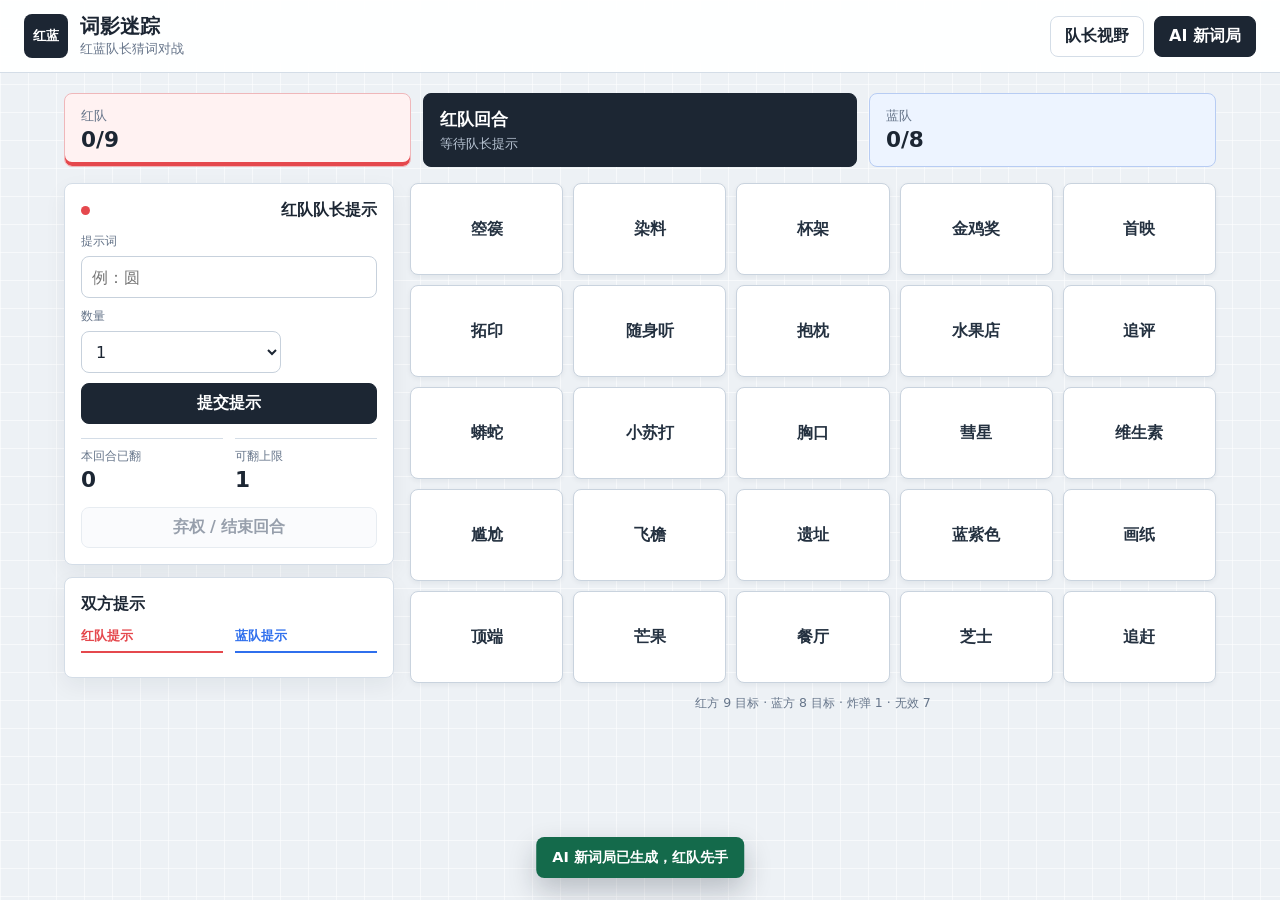
<file: index.html>
<!DOCTYPE html>
<html lang="zh-CN">
<head>
  <meta charset="UTF-8">
  <meta name="viewport" content="width=device-width, initial-scale=1.0">
  <title>词影迷踪</title>
  <link rel="stylesheet" href="styles.css">
</head>
<body>
  <header class="topbar">
    <div class="brand">
      <div class="brand-mark" aria-hidden="true">红蓝</div>
      <div>
        <h1>词影迷踪</h1>
        <p>红蓝队长猜词对战</p>
      </div>
    </div>
    <div class="topbar-actions">
      <button id="toggleCaptain" class="button button-secondary" type="button">队长视野</button>
      <button id="newGameBtn" class="button button-primary" type="button">AI 新词局</button>
    </div>
  </header>

  <main>
    <section class="scoreboard" aria-label="战况">
      <div class="score-card score-red">
        <span class="score-team">红队</span>
        <strong id="redScore">0/9</strong>
      </div>
      <div class="turn-card">
        <span id="turnBanner">红队回合</span>
        <span id="phaseHint">等待队长提示</span>
      </div>
      <div class="score-card score-blue">
        <span class="score-team">蓝队</span>
        <strong id="blueScore">0/8</strong>
      </div>
    </section>

    <section class="layout">
      <aside class="control-column">
        <div class="panel" id="controlPanel">
          <div class="panel-heading">
            <span class="status-dot" aria-hidden="true"></span>
            <h2 id="controlTitle">红队队长提示</h2>
          </div>

          <div class="clue-form">
            <label class="field field-wide" for="clueWord">
              <span>提示词</span>
              <input id="clueWord" type="text" maxlength="8" autocomplete="off" placeholder="例：圆">
            </label>
            <label class="field" for="clueCount">
              <span>数量</span>
              <select id="clueCount" aria-label="提示数量">
                <option value="0">0</option>
                <option value="1" selected>1</option>
                <option value="2">2</option>
                <option value="3">3</option>
                <option value="4">4</option>
                <option value="5">5</option>
                <option value="6">6</option>
                <option value="7">7</option>
                <option value="8">8</option>
                <option value="9">9</option>
              </select>
            </label>
            <button id="clueSubmit" class="button button-primary button-block field-wide" type="button">提交提示</button>
          </div>

          <div class="guess-stats">
            <div>
              <span>本回合已翻</span>
              <strong id="flipProgress">0</strong>
            </div>
            <div>
              <span>可翻上限</span>
              <strong id="flipLimit">1</strong>
            </div>
          </div>

          <button id="passBtn" class="button button-ghost button-block" type="button" disabled>弃权 / 结束回合</button>
        </div>

        <div class="panel captain-panel hidden" id="captainCard">
          <div class="panel-heading panel-heading-dark">
            <h2>队长秘密卡</h2>
            <span>仅队长查看</span>
          </div>
          <div class="legend">
            <span class="legend-item legend-red"><i aria-hidden="true"></i>红方目标</span>
            <span class="legend-item legend-blue"><i aria-hidden="true"></i>蓝方目标</span>
            <span class="legend-item legend-bomb"><i aria-hidden="true"></i>炸弹</span>
            <span class="legend-item legend-neutral"><i aria-hidden="true"></i>无效词</span>
          </div>
        </div>

        <div class="panel event-panel">
          <div class="panel-heading">
            <h2>双方提示</h2>
          </div>
          <div class="clue-log">
            <div class="clue-column clue-column-red">
              <h3>红队提示</h3>
              <ol id="redClueLog" class="event-list"></ol>
            </div>
            <div class="clue-column clue-column-blue">
              <h3>蓝队提示</h3>
              <ol id="blueClueLog" class="event-list"></ol>
            </div>
          </div>
        </div>
      </aside>

      <section class="board-section" aria-label="词板">
        <div id="board" class="word-grid"></div>
        <p class="board-foot">红方 9 目标 · 蓝方 8 目标 · 炸弹 1 · 无效 7</p>
      </section>
    </section>
  </main>

  <div id="toast" class="toast" role="status" aria-live="polite"></div>

  <div id="winnerOverlay" class="overlay hidden" role="dialog" aria-modal="true" aria-labelledby="winnerTitle">
    <div class="winner-card">
      <span class="winner-crown" aria-hidden="true">◆ ◆ ◆</span>
      <h2 id="winnerTitle">红队胜利</h2>
      <p id="winnerDetail">目标词已全部翻开</p>
      <div class="winner-actions">
        <button id="viewCaptainBtn" class="button button-secondary" type="button">查看队长视角</button>
        <button id="replayBtn" class="button button-primary" type="button">再来一局</button>
      </div>
    </div>
  </div>

  <script src="game.js"></script>
</body>
</html>
</file>
<file: styles.css>
:root {
  --bg: #edf1f5;
  --ink: #1c2633;
  --muted: #66758a;
  --line: #d4dde7;
  --panel: #ffffff;
  --red: #e5484d;
  --red-deep: #b02d34;
  --blue: #2f6fed;
  --blue-deep: #1f4eb0;
  --bomb: #14171d;
  --neutral: #f2f5f8;
  --green: #1f8a62;
  --gold: #b8860b;
  --radius: 8px;
}

* {
  box-sizing: border-box;
}

html,
body {
  margin: 0;
  min-height: 100%;
}

body {
  font-family: "Microsoft YaHei", "PingFang SC", "Segoe UI", system-ui, sans-serif;
  color: var(--ink);
  background-color: var(--bg);
  background-image:
    linear-gradient(rgba(255, 255, 255, 0.56) 1px, transparent 1px),
    linear-gradient(90deg, rgba(255, 255, 255, 0.56) 1px, transparent 1px);
  background-size: 28px 28px;
}

button,
input,
select {
  font: inherit;
}

button {
  cursor: pointer;
}

button:disabled {
  cursor: not-allowed;
  opacity: 0.55;
}

.hidden {
  display: none !important;
}

.topbar {
  position: sticky;
  top: 0;
  z-index: 20;
  display: flex;
  align-items: center;
  justify-content: space-between;
  gap: 16px;
  padding: 14px 24px;
  background: rgba(255, 255, 255, 0.94);
  border-bottom: 1px solid var(--line);
  backdrop-filter: blur(12px);
}

.brand {
  display: flex;
  align-items: center;
  gap: 12px;
  min-width: 0;
}

.brand-mark {
  display: grid;
  place-items: center;
  flex: 0 0 44px;
  width: 44px;
  height: 44px;
  border-radius: var(--radius);
  background: var(--ink);
  color: #ffffff;
  font-weight: 800;
  font-size: 0.82rem;
}

.brand h1 {
  margin: 0;
  font-size: 1.25rem;
  line-height: 1.2;
}

.brand p {
  margin: 3px 0 0;
  color: var(--muted);
  font-size: 0.8rem;
}

.topbar-actions {
  display: flex;
  gap: 10px;
  flex-wrap: wrap;
}

.button {
  min-height: 40px;
  padding: 9px 14px;
  border: 1px solid transparent;
  border-radius: var(--radius);
  font-weight: 700;
  letter-spacing: 0;
  transition: transform 0.12s ease, border-color 0.12s ease, background-color 0.12s ease;
}

.button:hover:not(:disabled) {
  transform: translateY(-1px);
}

.button-primary {
  background: var(--ink);
  border-color: var(--ink);
  color: #ffffff;
}

.button-primary:hover:not(:disabled) {
  background: #2c3949;
}

.button-secondary {
  background: #ffffff;
  border-color: var(--line);
  color: var(--ink);
}

.button-secondary:hover:not(:disabled) {
  border-color: #9aabc0;
  background: #f7fafd;
}

.button-secondary.is-on {
  background: #fff4cc;
  border-color: var(--gold);
  color: #644608;
}

.button-ghost {
  background: #f7f9fc;
  border-color: var(--line);
  color: #435269;
}

.button-ghost:hover:not(:disabled) {
  border-color: #9aabc0;
  background: #eef3f8;
}

.button-block {
  width: 100%;
  white-space: nowrap;
}

.scoreboard {
  display: grid;
  grid-template-columns: minmax(0, 1fr) minmax(220px, 1.25fr) minmax(0, 1fr);
  gap: 12px;
  width: min(1200px, 100%);
  margin: 20px auto 0;
  padding: 0 24px;
}

.score-card,
.turn-card {
  min-height: 74px;
  border-radius: var(--radius);
  padding: 13px 16px;
  border: 1px solid var(--line);
}

.score-card {
  display: flex;
  flex-direction: column;
  justify-content: center;
}

.score-red {
  background: #fff2f2;
  border-color: #efb7ba;
}

.score-blue {
  background: #edf4ff;
  border-color: #b7ccf3;
}

.score-team {
  color: var(--muted);
  font-size: 0.82rem;
}

.score-card strong {
  margin-top: 2px;
  font-size: 1.35rem;
  line-height: 1.2;
}

.turn-card {
  display: flex;
  flex-direction: column;
  justify-content: center;
  gap: 4px;
  background: var(--ink);
  border-color: var(--ink);
  color: #ffffff;
}

.turn-card span:first-child {
  font-weight: 800;
  font-size: 1.05rem;
}

.turn-card span:last-child {
  color: #b7c3d2;
  font-size: 0.82rem;
}

body.red-turn .score-red {
  box-shadow: inset 0 -4px 0 var(--red);
}

body.blue-turn .score-blue {
  box-shadow: inset 0 -4px 0 var(--blue);
}

.layout {
  display: grid;
  grid-template-columns: minmax(290px, 330px) minmax(0, 1fr);
  gap: 16px;
  align-items: start;
  width: min(1200px, 100%);
  margin: 0 auto;
  padding: 16px 24px 36px;
}

.control-column {
  min-width: 0;
}

.panel {
  background: var(--panel);
  border: 1px solid var(--line);
  border-radius: var(--radius);
  padding: 16px;
  box-shadow: 0 8px 22px rgba(23, 37, 58, 0.06);
}

.panel + .panel {
  margin-top: 12px;
}

.panel-heading {
  display: flex;
  align-items: center;
  justify-content: space-between;
  gap: 10px;
  margin-bottom: 12px;
}

.panel-heading h2 {
  margin: 0;
  font-size: 0.98rem;
}

.status-dot {
  width: 9px;
  height: 9px;
  border-radius: 50%;
  background: var(--muted);
}

body.red-turn .status-dot {
  background: var(--red);
}

body.blue-turn .status-dot {
  background: var(--blue);
}

.clue-form {
  display: grid;
  grid-template-columns: minmax(0, 1fr) 86px;
  gap: 10px;
}

.field {
  display: flex;
  flex-direction: column;
  gap: 6px;
}

.field-wide {
  grid-column: 1 / -1;
}

.field span {
  color: var(--muted);
  font-size: 0.78rem;
}

.field input,
.field select {
  width: 100%;
  height: 42px;
  padding: 9px 10px;
  border: 1px solid #c7d1dc;
  border-radius: var(--radius);
  background: #ffffff;
  color: var(--ink);
}

.field input:focus,
.field select:focus {
  outline: 3px solid rgba(47, 111, 237, 0.2);
  border-color: var(--blue);
}

.guess-stats {
  display: grid;
  grid-template-columns: 1fr 1fr;
  gap: 12px;
  margin: 14px 0;
}

.guess-stats div {
  border-top: 1px solid var(--line);
  padding-top: 9px;
}

.guess-stats span {
  display: block;
  color: var(--muted);
  font-size: 0.78rem;
}

.guess-stats strong {
  display: block;
  margin-top: 2px;
  font-size: 1.35rem;
  line-height: 1.2;
}

.captain-panel {
  background: #1a212b;
  border-color: #333f4d;
  color: #f7fafc;
}

.panel-heading-dark span {
  color: #9aacbd;
  font-size: 0.75rem;
}

.legend {
  display: grid;
  grid-template-columns: 1fr 1fr;
  gap: 8px;
}

.legend-item {
  display: flex;
  align-items: center;
  gap: 8px;
  padding: 8px;
  border-radius: var(--radius);
  background: #242e3a;
  color: #eef3f8;
  font-size: 0.82rem;
}

.legend-item i {
  display: block;
  width: 12px;
  height: 12px;
  border-radius: 4px;
}

.legend-red i {
  background: var(--red);
}

.legend-blue i {
  background: var(--blue);
}

.legend-bomb i {
  background: var(--bomb);
  border: 1px solid #697586;
}

.legend-neutral i {
  background: #e6ebf0;
  border: 1px solid #8a98a8;
}

.event-list {
  margin: 0;
  padding: 0;
  list-style: none;
  max-height: 190px;
  overflow: auto;
}

.event-list li {
  padding: 7px 0;
  border-bottom: 1px solid #e5ebf1;
  color: #4c5b6e;
  font-size: 0.82rem;
  line-height: 1.45;
}

.event-list li:last-child {
  border-bottom: 0;
}

.event-list li.hint {
  color: #785b0c;
  border-left: 3px solid var(--gold);
  padding-left: 8px;
}

.event-list li.good {
  color: #146a4b;
  border-left: 3px solid var(--green);
  padding-left: 8px;
}

.event-list li.bad {
  color: #a62b31;
  border-left: 3px solid var(--red);
  padding-left: 8px;
}

.event-list li.turn {
  color: #254e9e;
  border-left: 3px solid var(--blue);
  padding-left: 8px;
}

.clue-log {
  display: grid;
  grid-template-columns: 1fr 1fr;
  gap: 12px;
}

.clue-column {
  min-width: 0;
}

.clue-column h3 {
  margin: 0 0 8px;
  padding-bottom: 6px;
  border-bottom: 2px solid var(--line);
  font-size: 0.82rem;
}

.clue-column-red h3 {
  color: var(--red);
  border-color: var(--red);
}

.clue-column-blue h3 {
  color: var(--blue);
  border-color: var(--blue);
}

.clue-column .event-list {
  max-height: 150px;
}

.clue-column-red .event-list li {
  color: #a62b31;
  border-left: 3px solid var(--red);
  padding-left: 8px;
}

.clue-column-blue .event-list li {
  color: #254e9e;
  border-left: 3px solid var(--blue);
  padding-left: 8px;
}

.board-section {
  min-width: 0;
}

.word-grid {
  display: grid;
  grid-template-columns: repeat(5, minmax(0, 1fr));
  gap: 10px;
}

.word-cell {
  --color: var(--neutral);
  position: relative;
  display: flex;
  flex-direction: column;
  align-items: center;
  justify-content: center;
  gap: 6px;
  min-height: 92px;
  padding: 10px 8px;
  border: 1px solid #c9d3de;
  border-radius: var(--radius);
  background: #ffffff;
  color: #243140;
  box-shadow: 0 2px 5px rgba(21, 33, 49, 0.06);
  transition: transform 0.12s ease, border-color 0.12s ease, box-shadow 0.12s ease;
}

.word-cell:not(:disabled):hover {
  transform: translateY(-2px);
  border-color: #8398ae;
  box-shadow: 0 7px 14px rgba(21, 33, 49, 0.11);
}

.word-cell:disabled {
  opacity: 1;
}

.word-cell[data-color="red"] {
  --color: var(--red);
}

.word-cell[data-color="blue"] {
  --color: var(--blue);
}

.word-cell[data-color="bomb"] {
  --color: var(--bomb);
}

.word-cell[data-color="neutral"] {
  --color: #9aa8b8;
}

.word-cell.captain-view {
  box-shadow: inset 0 0 0 2px var(--color), 0 2px 5px rgba(21, 33, 49, 0.06);
}

.word-cell.captain-view .color-marker {
  position: absolute;
  top: 8px;
  left: 8px;
  width: 9px;
  height: 9px;
  border-radius: 50%;
  background: var(--color);
}

.word-text {
  font-size: 1.02rem;
  font-weight: 800;
  line-height: 1.15;
  text-align: center;
  overflow-wrap: anywhere;
}

.card-kind {
  font-size: 0.66rem;
  line-height: 1.2;
  font-weight: 700;
  letter-spacing: 0;
}

.word-cell.is-red {
  background: var(--red);
  border-color: var(--red-deep);
  color: #ffffff;
}

.word-cell.is-blue {
  background: var(--blue);
  border-color: var(--blue-deep);
  color: #ffffff;
}

.word-cell.is-bomb {
  background: var(--bomb);
  border-color: #000000;
  color: #ffffff;
}

.word-cell.is-neutral {
  background: var(--neutral);
  border-color: #d3dce5;
  color: #55647a;
}

.board-foot {
  margin: 12px 0 0;
  color: var(--muted);
  font-size: 0.78rem;
  text-align: center;
}

.toast {
  position: fixed;
  left: 50%;
  bottom: 22px;
  z-index: 60;
  max-width: min(420px, calc(100vw - 32px));
  padding: 11px 16px;
  border-radius: var(--radius);
  background: #1b2532;
  color: #ffffff;
  box-shadow: 0 12px 28px rgba(15, 23, 42, 0.24);
  font-size: 0.9rem;
  font-weight: 700;
  text-align: center;
  opacity: 0;
  transform: translate(-50%, 14px);
  pointer-events: none;
  transition: opacity 0.18s ease, transform 0.18s ease;
}

.toast.visible {
  opacity: 1;
  transform: translate(-50%, 0);
}

.toast.success {
  background: #146a4b;
}

.toast.danger {
  background: #a62b31;
}

.toast.warn {
  background: #7c5a10;
}

.overlay {
  position: fixed;
  inset: 0;
  z-index: 80;
  display: grid;
  place-items: center;
  padding: 16px;
  background: rgba(18, 25, 36, 0.56);
  backdrop-filter: blur(6px);
}

.overlay.hidden {
  display: none;
}

.winner-card {
  width: min(360px, 100%);
  padding: 28px 24px;
  border-radius: var(--radius);
  background: #ffffff;
  box-shadow: 0 24px 60px rgba(15, 23, 42, 0.28);
  text-align: center;
}

.winner-crown {
  color: var(--gold);
  font-size: 0.9rem;
  letter-spacing: 0;
}

.winner-card h2 {
  margin: 8px 0 6px;
  font-size: 1.65rem;
}

.winner-card p {
  margin: 0 0 18px;
  color: var(--muted);
}

.winner-actions {
  display: grid;
  grid-template-columns: 1fr 1fr;
  gap: 10px;
  margin-top: 18px;
}

.winner-actions .button {
  width: 100%;
}

@media (max-width: 900px) {
  .topbar {
    padding: 12px 16px;
  }

  .scoreboard {
    grid-template-columns: 1fr 1fr;
    padding: 0 16px;
  }

  .turn-card {
    grid-column: 1 / -1;
    order: -1;
  }

  .layout {
    grid-template-columns: 1fr;
    padding: 16px;
  }

  .board-section {
    order: -1;
  }

  .word-cell {
    min-height: 72px;
  }

  .word-text {
    font-size: 0.9rem;
  }
}

@media (max-width: 420px) {
  .brand p {
    display: none;
  }

  .topbar-actions .button {
    padding: 8px 10px;
    font-size: 0.85rem;
  }

  .word-grid {
    gap: 6px;
  }

  .word-cell {
    min-height: 64px;
    padding: 8px 5px;
    gap: 4px;
  }

  .word-text {
    font-size: 0.82rem;
  }

  .card-kind {
    font-size: 0.58rem;
  }

  .score-card,
  .turn-card {
    min-height: 66px;
    padding: 10px 12px;
  }
}
</file>
